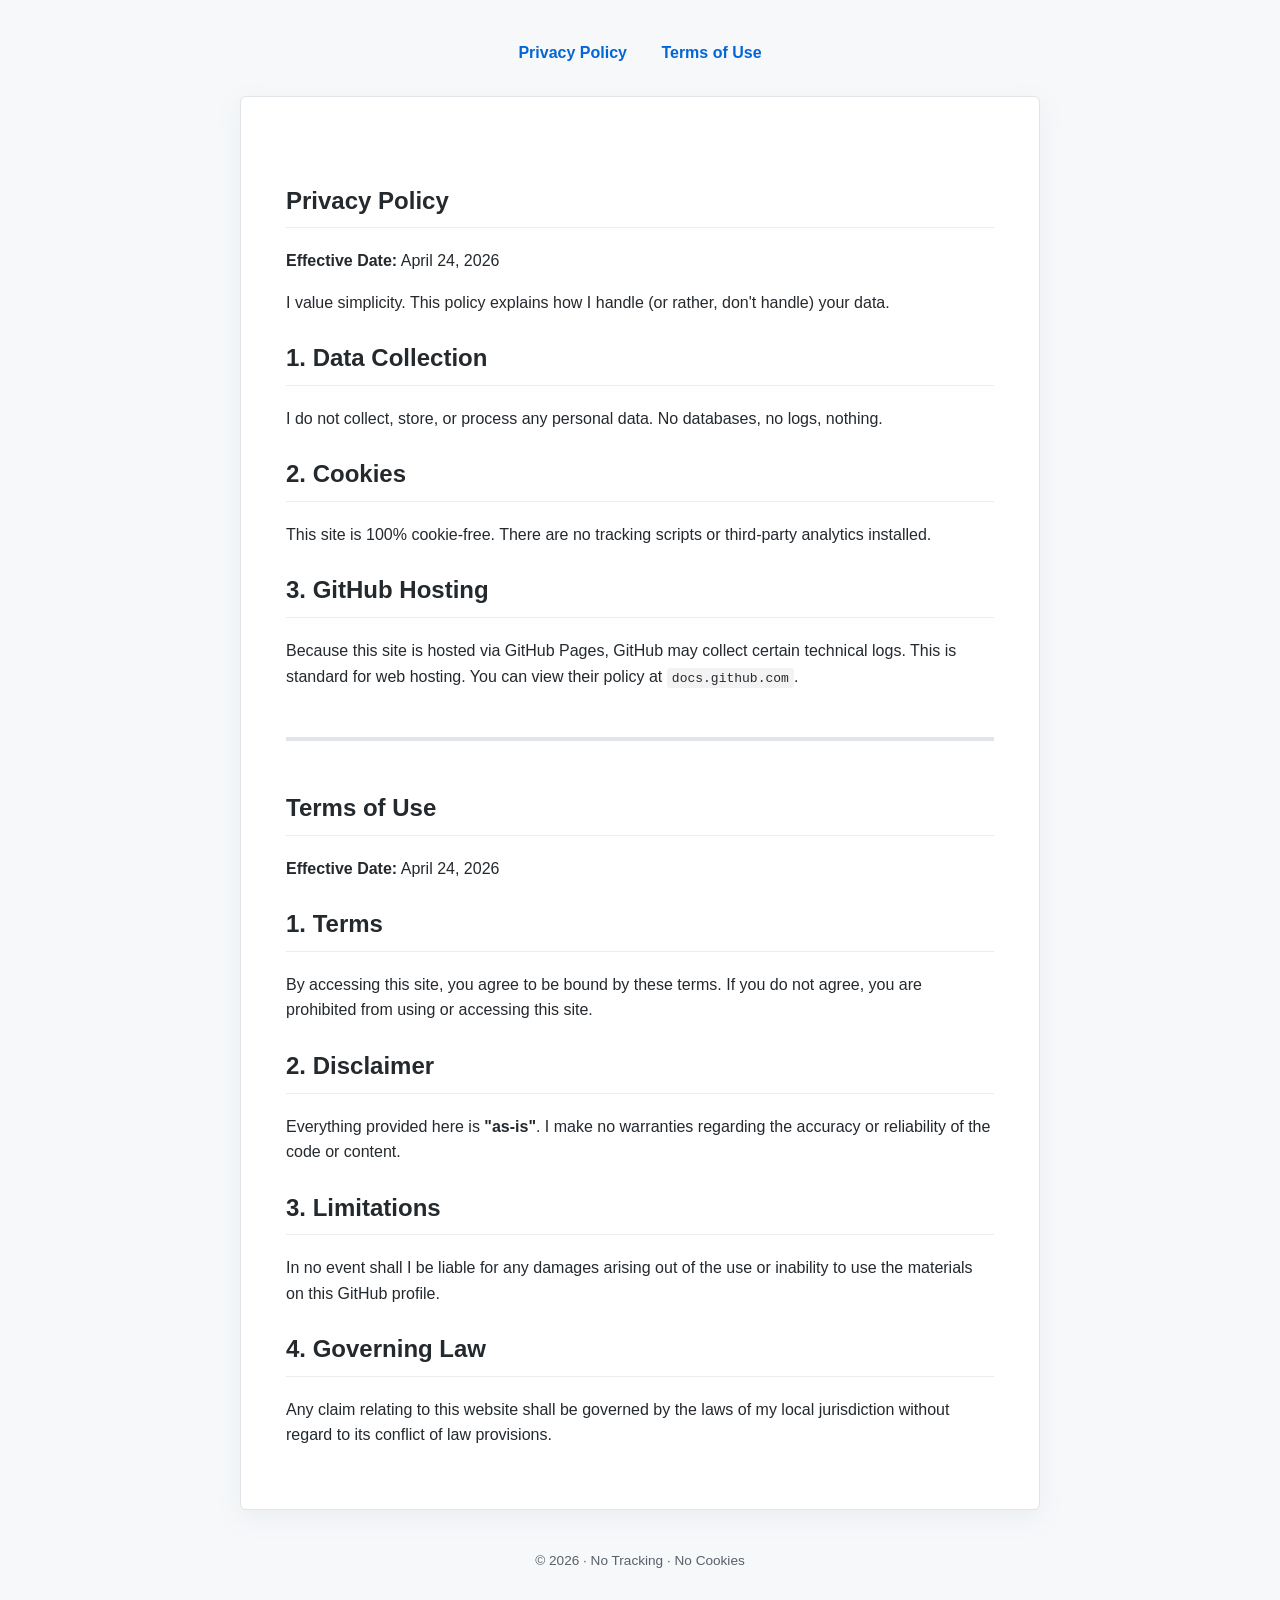
<file: legal/index.html>
<!DOCTYPE html>
<html lang="en">
<head>
    <meta charset="UTF-8">
    <meta name="viewport" content="width=device-width, initial-scale=1.0">
    <title>Legal Information</title>
    <link rel="icon" href="https://m1l4n10.is-a.dev/images/general/pp.jpeg">
    <style>
        html {
            scroll-behavior: smooth;
        }

        body {
            font-family: -apple-system, BlinkMacSystemFont, "Segoe UI", Helvetica, Arial, sans-serif;
            line-height: 1.6;
            color: #24292e;
            max-width: 800px;
            margin: 40px auto;
            padding: 0 20px;
            background-color: #f6f8fa;
        }

        .container { 
            background: #ffffff;
            border: 1px solid #e1e4e8; 
            border-radius: 6px; 
            padding: 45px;
            box-shadow: 0 8px 24px rgba(149, 157, 165, 0.1);
        }

        nav {
            margin-bottom: 30px;
            text-align: center;
        }
        nav a {
            text-decoration: none;
            color: #0366d6;
            font-weight: 600;
            margin: 0 15px;
            transition: opacity 0.2s;
        }
        nav a:hover {
            text-decoration: underline;
            opacity: 0.8;
        }
        h1 { 
            border-bottom: 1px solid #eaecef; 
            padding-bottom: 0.3em; 
            margin-top: 40px; 
        }
        h2 { 
            margin-top: 24px; 
            border-bottom: 1px solid #eaecef; 
            padding-bottom: 0.3em; 
        }
        section {
            scroll-margin-top: 40px;
        }
        footer { 
            margin-top: 40px; 
            text-align: center; 
            font-size: 0.85em; 
            color: #586069; 
        }
        hr { 
            height: 0.25em; 
            padding: 0; 
            margin: 48px 0; 
            background-color: #e1e4e8; 
            border: 0; 
        }
        code { 
            background-color: rgba(27,31,35,.05); 
            padding: .2em .4em; 
            border-radius: 3px; 
        }
    </style>
</head>
<body>
<nav>
    <a href="#privacy">Privacy Policy</a>
    <a href="#terms">Terms of Use</a>
</nav>
<div class="container">  
    <section id="privacy">
        <h1>Privacy Policy</h1>
        <p><strong>Effective Date:</strong> April 24, 2026</p>
        <p>I value simplicity. This policy explains how I handle (or rather, don't handle) your data.</p>

        <h2>1. Data Collection</h2>
        <p>I do not collect, store, or process any personal data. No databases, no logs, nothing.</p>

        <h2>2. Cookies</h2>
        <p>This site is 100% cookie-free. There are no tracking scripts or third-party analytics installed.</p>

        <h2>3. GitHub Hosting</h2>
        <p>Because this site is hosted via GitHub Pages, GitHub may collect certain technical logs. This is standard for web hosting. You can view their policy at <code>docs.github.com</code>.</p>
    </section>
    <hr>
    <section id="terms">
        <h1>Terms of Use</h1>
        <p><strong>Effective Date:</strong> April 24, 2026</p>

        <h2>1. Terms</h2>
        <p>By accessing this site, you agree to be bound by these terms. If you do not agree, you are prohibited from using or accessing this site.</p>

        <h2>2. Disclaimer</h2>
        <p>Everything provided here is <strong>"as-is"</strong>. I make no warranties regarding the accuracy or reliability of the code or content.</p>

        <h2>3. Limitations</h2>
        <p>In no event shall I be liable for any damages arising out of the use or inability to use the materials on this GitHub profile.</p>

        <h2>4. Governing Law</h2>
        <p>Any claim relating to this website shall be governed by the laws of my local jurisdiction without regard to its conflict of law provisions.</p>
    </section>
</div>
<footer>
    &copy; 2026 &middot; No Tracking &middot; No Cookies
</footer>
</body>
</html>
</file>
